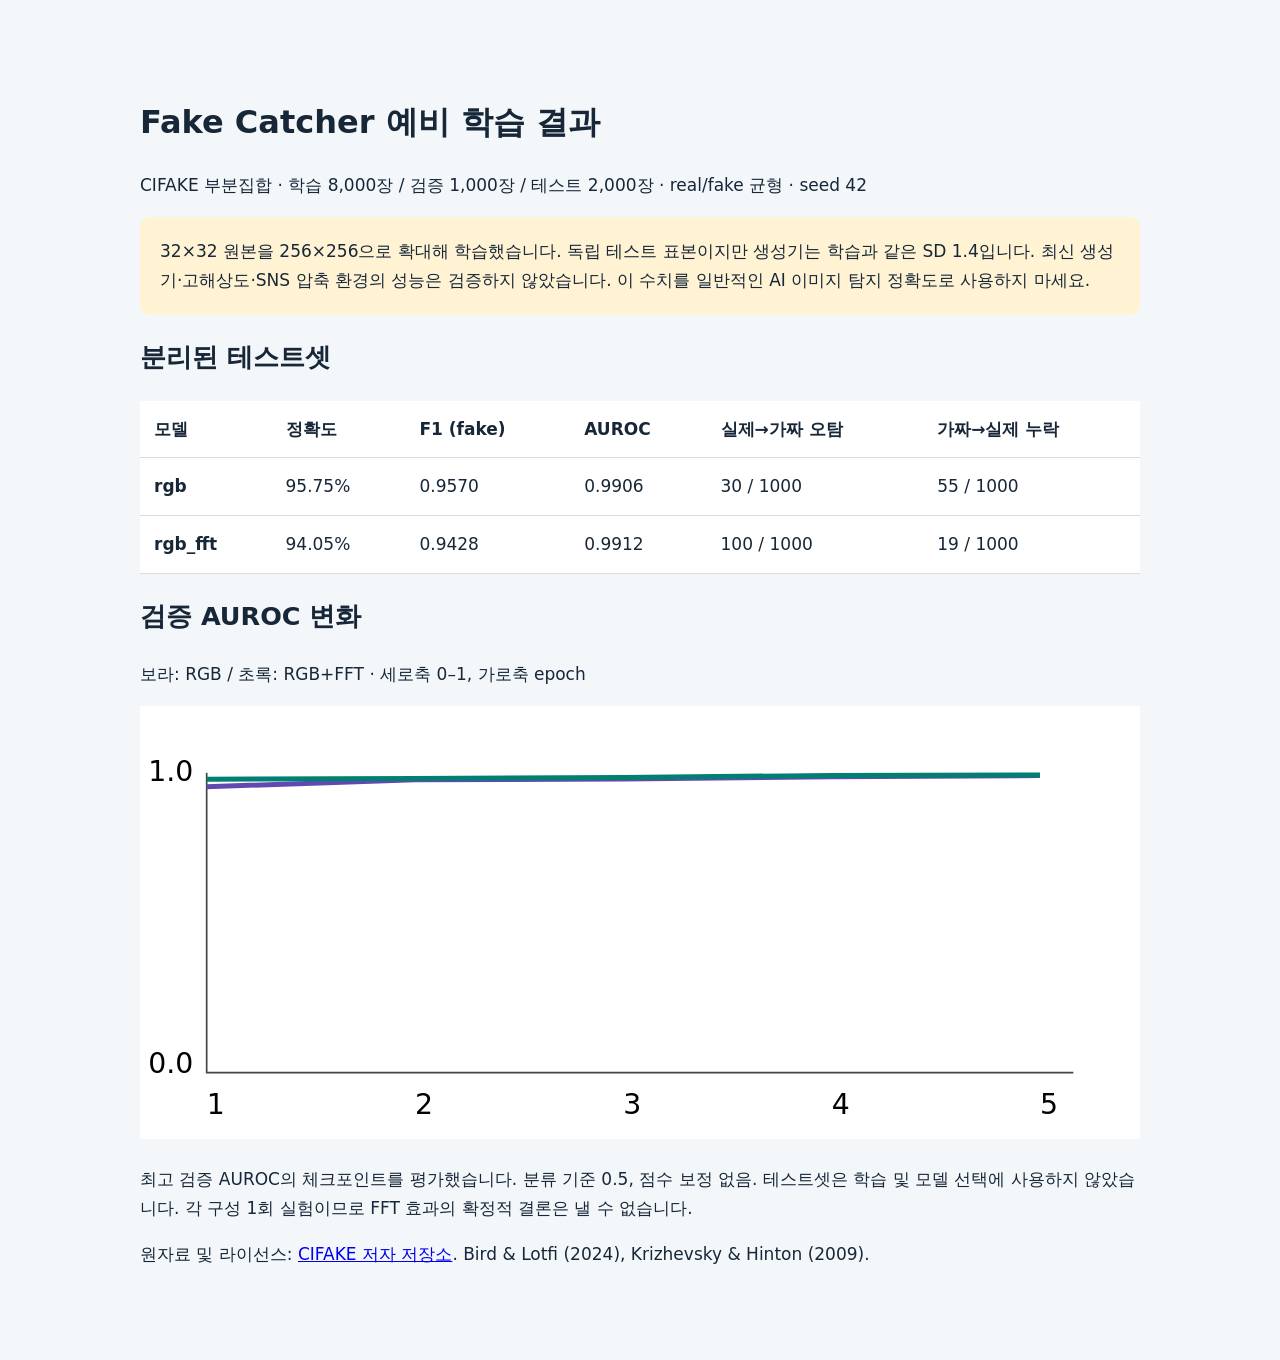
<file: reports/cifake-pilot.html>
<!doctype html><html lang="ko"><meta charset="utf-8"><title>Fake Catcher 예비 학습 보고서</title><style>body{font:17px/1.7 system-ui,sans-serif;max-width:1000px;margin:50px auto;padding:24px;color:#172738;background:#f3f7fa}h1{font-size:32px}table{width:100%;border-collapse:collapse;background:white}th,td{padding:14px;border-bottom:1px solid #ddd;text-align:left}.note{padding:20px;background:#fff3d4;border-radius:10px}svg{background:white;max-width:100%}</style><h1>Fake Catcher 예비 학습 결과</h1><p>CIFAKE 부분집합 · 학습 8,000장 / 검증 1,000장 / 테스트 2,000장 · real/fake 균형 · seed 42</p><p class="note">32×32 원본을 256×256으로 확대해 학습했습니다. 독립 테스트 표본이지만 생성기는 학습과 같은 SD 1.4입니다. 최신 생성기·고해상도·SNS 압축 환경의 성능은 검증하지 않았습니다. 이 수치를 일반적인 AI 이미지 탐지 정확도로 사용하지 마세요.</p><h2>분리된 테스트셋</h2><table><tr><th>모델</th><th>정확도</th><th>F1 (fake)</th><th>AUROC</th><th>실제→가짜 오탐</th><th>가짜→실제 누락</th></tr><tr><th>rgb</th><td>95.75%</td><td>0.9570</td><td>0.9906</td><td>30 / 1000</td><td>55 / 1000</td></tr><tr><th>rgb_fft</th><td>94.05%</td><td>0.9428</td><td>0.9912</td><td>100 / 1000</td><td>19 / 1000</td></tr></table><h2>검증 AUROC 변화</h2><p>보라: RGB / 초록: RGB+FFT · 세로축 0–1, 가로축 epoch</p><svg viewBox="0 0 600 260" role="img" aria-label="모델별 검증 AUROC 학습 곡선"><path d="M40 40V220H560" fill="none" stroke="#444"/><text x="5" y="45">1.0</text><text x="5" y="220">0.0</text><polyline fill="none" stroke="#6249b2" stroke-width="3" points="40.0,48.43624 165.0,44.24007999999998 290.0,43.840480000000014 415.0,42.45664000000002 540.0,41.765439999999984"/><polyline fill="none" stroke="#007f72" stroke-width="3" points="40.0,43.8844 165.0,43.48480000000001 290.0,42.84327999999999 415.0,41.690560000000005 540.0,41.34639999999999"/><text x="40.0" y="245">1</text><text x="165.0" y="245">2</text><text x="290.0" y="245">3</text><text x="415.0" y="245">4</text><text x="540.0" y="245">5</text></svg><p>최고 검증 AUROC의 체크포인트를 평가했습니다. 분류 기준 0.5, 점수 보정 없음. 테스트셋은 학습 및 모델 선택에 사용하지 않았습니다. 각 구성 1회 실험이므로 FFT 효과의 확정적 결론은 낼 수 없습니다.</p><p>원자료 및 라이선스: <a href="https://github.com/jordan-bird/CIFAKE-Real-and-AI-Generated-Synthetic-Images">CIFAKE 저자 저장소</a>. Bird &amp; Lotfi (2024), Krizhevsky &amp; Hinton (2009).</p></html>
</file>
